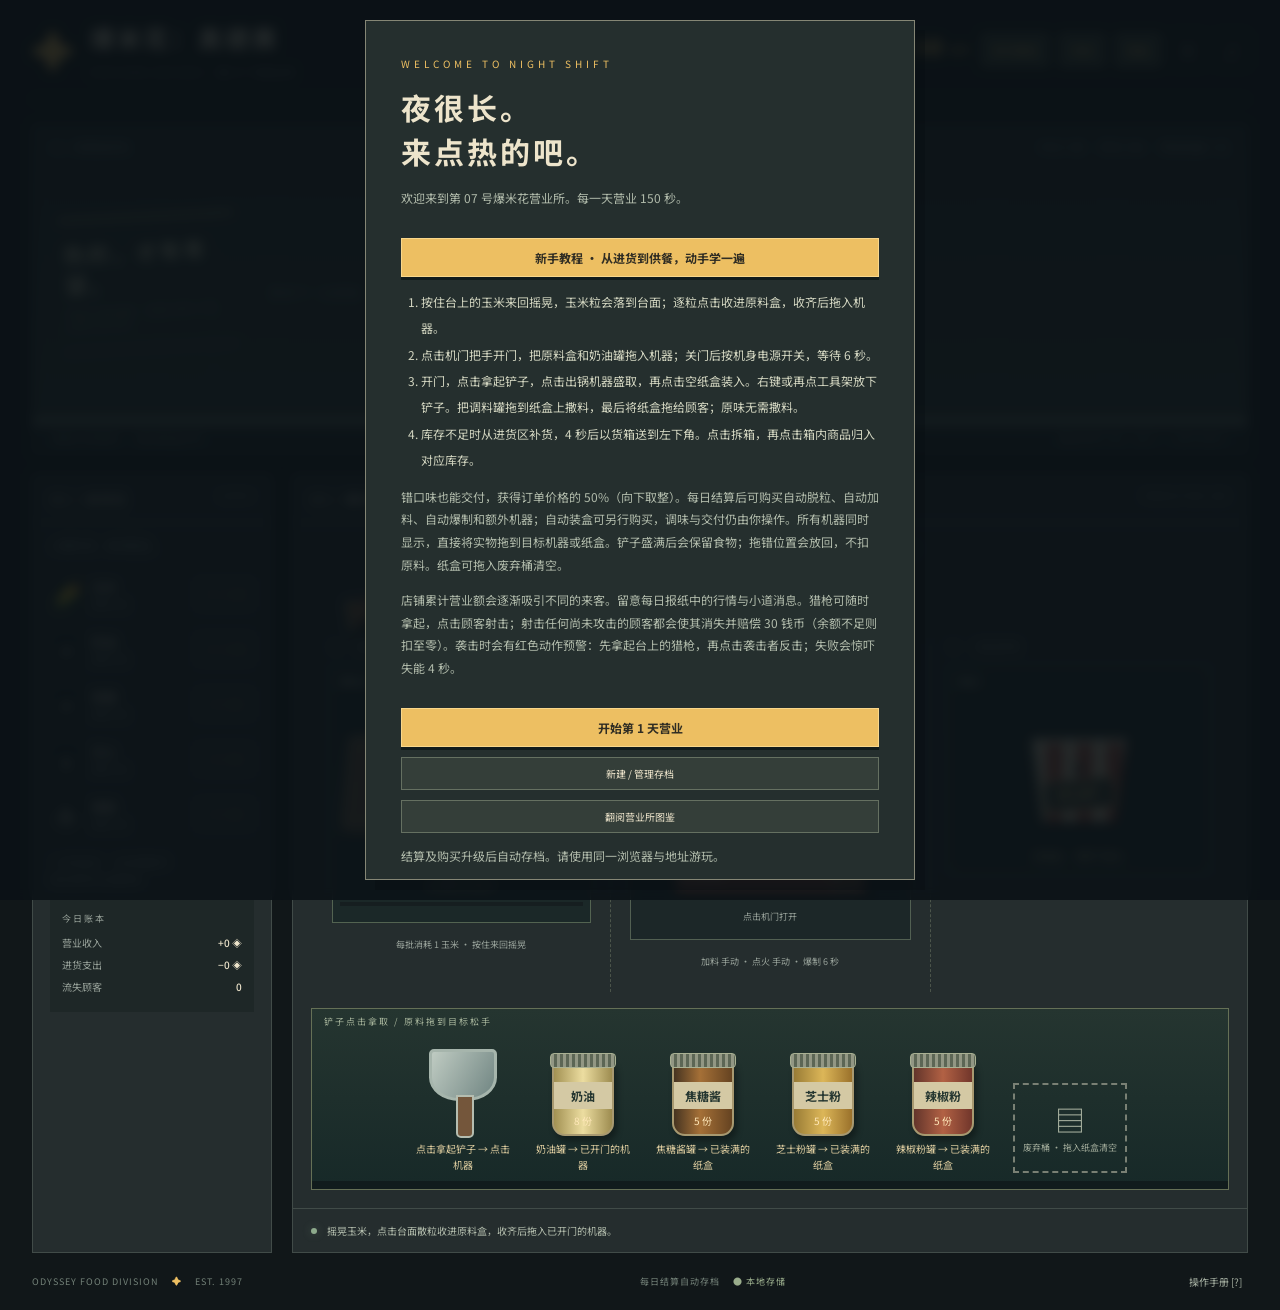
<file: index.html>
<!doctype html>
<html lang="zh-CN">
<head><meta charset="utf-8"><meta name="viewport" content="width=device-width,initial-scale=1"><title>爆米花：奥德赛 · 深夜营业所</title><link rel="stylesheet" href="style.css?v=tutorial-1"></head>
<body>
<div class="app">
 <header><div class="brand"><span class="brand-icon">✦</span><div><h1>爆米花：奥德赛</h1><small>POPCORN ODYSSEY / 第 07 号营业所</small></div></div><div class="shift"><span class="live-dot"></span> NIGHT SHIFT <b id="day">DAY 01</b></div><div class="stats"><span>营业倒计时 <b id="time">02:30</b></span><span class="wallet">◈ <b id="money">60</b><small> 钱币</small></span><button id="tutorial-launch" class="codex-launch">新手教程</button><button id="save-manager" class="codex-launch">存档</button><button id="codex" class="codex-launch">图鉴</button><button id="pause" class="icon-btn" title="暂停营业">Ⅱ</button><button id="sound" class="icon-btn" title="声音开关">♪</button></div></header>
 <main>
  <section id="tutorial-panel" class="tutorial-panel" aria-label="新手教程" hidden></section>
  <section class="customers-zone"><div class="section-caption"><span>01 / 顾客接待区</span><span id="served">今日完成 00 单</span></div><div class="wall-sign"><span>热的，才有希望。</span><small>FRESH POPCORN · OPEN UNTIL THE LIGHTS GO OUT</small></div><div id="customers" class="customers"></div><div class="counter-front"><span>请按订单调味 · 拖动纸盒交付</span><span>营业许可 NO. 007 — ODYSSEY</span></div></section>
  <div class="workspace">
   <aside class="supply panel"><div class="panel-heading"><span>02 / 进货区</span><small>SUPPLY</small></div><p class="muted">小额补货，夜间配送。</p><div id="supplies"></div><div class="delivery-note">↳ 4 秒后送达 · 点击货箱拆开<br>每次进货均从余额扣除</div><div id="delivery-crates" class="delivery-crates" aria-label="到货货箱"></div><div class="ledger"><span>今 日 账 本</span><div>营业收入 <b id="revenue">+0 ◈</b></div><div>进货支出 <b id="expense">−0 ◈</b></div><div>流失顾客 <b id="lost">0</b></div></div></aside>
   <section class="workbench panel"><div class="panel-heading"><span>03 / 爆米花操作台</span><small>PRODUCTION LINE</small></div><div class="steps"><span id="step1">1 脱粒</span><i>→</i><span id="step2">2 爆制</span><i>→</i><span id="step3">3 装盒</span><i>→</i><span id="step4">4 调味交付</span></div><div id="security-rack" class="security-rack"><button id="shotgun" class="shotgun" aria-label="拿起或放下猎枪"><img class="gun-texture" src="hunting-shotgun.svg" alt="" aria-hidden="true" draggable="false"></button></div><div class="stations">
    <div class="station prep"><div class="station-label">A — 原料处理</div><div id="prep-tables" class="worktable-slots"></div><button id="shell" class="action">取玉米 · 开始脱粒</button><p class="hint">每批消耗 1 玉米 · 按住来回摇晃</p></div>
    <div class="station machine-station"><div class="station-label">B — 高温爆制</div><div id="machine-fleet" class="machine-fleet" aria-label="全部爆米花机"></div><div class="machine-actions"><button id="load" class="secondary">倒入玉米</button><button id="butter" class="secondary">＋ 奶油</button></div><button id="cook" class="action">启动爆米花机</button><p id="machine-hint" class="hint">玉米 + 奶油 → 1 份爆米花 · 6 秒</p></div>
    <div class="station packing"><div class="station-label">C — 装盒调味</div><div id="pack-tables" class="worktable-slots"></div><button id="pack" class="action">装入爆米花</button><div class="flavors"><button data-flavor="original"><i>✧</i>原味</button><button data-flavor="caramel"><i>▰</i>焦糖</button><button data-flavor="cheese"><i>◭</i>芝士</button><button data-flavor="chili"><i>♨</i>辣椒</button></div><button id="discard" class="text-btn">清空当前纸盒</button></div>
   </div><div id="physical-tools"></div><div class="work-status"><span class="status-lamp"></span><span id="instruction">营业准备中。每一份热食，都是漫长夜晚的小小慰藉。</span></div></section>
  </div>
 </main><footer><span>ODYSSEY FOOD DIVISION <b>✦</b> EST. 1997</span><span>每日结算自动存档 <span id="save-state">● 本地存储</span></span><button id="help">操作手册 [?]</button></footer>
</div><div id="gun-pointer" hidden aria-hidden="true"><span class="gun-reticle">+</span><img class="gun-texture" src="hunting-shotgun.svg" alt="" aria-hidden="true" draggable="false"><small>已持枪 · 右键放下</small></div><div id="combat-alert" class="combat-alert" role="status"></div><div id="scoop-pointer" hidden aria-hidden="true"></div><div id="object-ghost" hidden aria-hidden="true"></div><div id="toast" role="status"></div><div id="overlay" class="overlay"></div><div id="codex-overlay" class="overlay hidden" role="dialog" aria-modal="true" aria-label="营业所图鉴"></div><script src="catalog-data.js"></script><script src="ui-dom.js?v=scoop-transfer-6"></script><script src="characters.js"></script><script src="interface.js"></script><script src="night-events.js"></script><script src="gun-pointer.js"></script><script src="food-art.js?v=scoop-transfer-6"></script><script src="food-physics.js?v=scoop-transfer-6"></script><script src="food-scenes.js?v=scoop-transfer-6"></script><script src="physical.js?v=scoop-transfer-6"></script><script src="saves.js?v=scoop-transfer-6"></script><script src="tutorial.js?v=1"></script><script src="game.js?v=tutorial-1"></script><script>installPhysicalControls();</script>
</body></html>
</file>
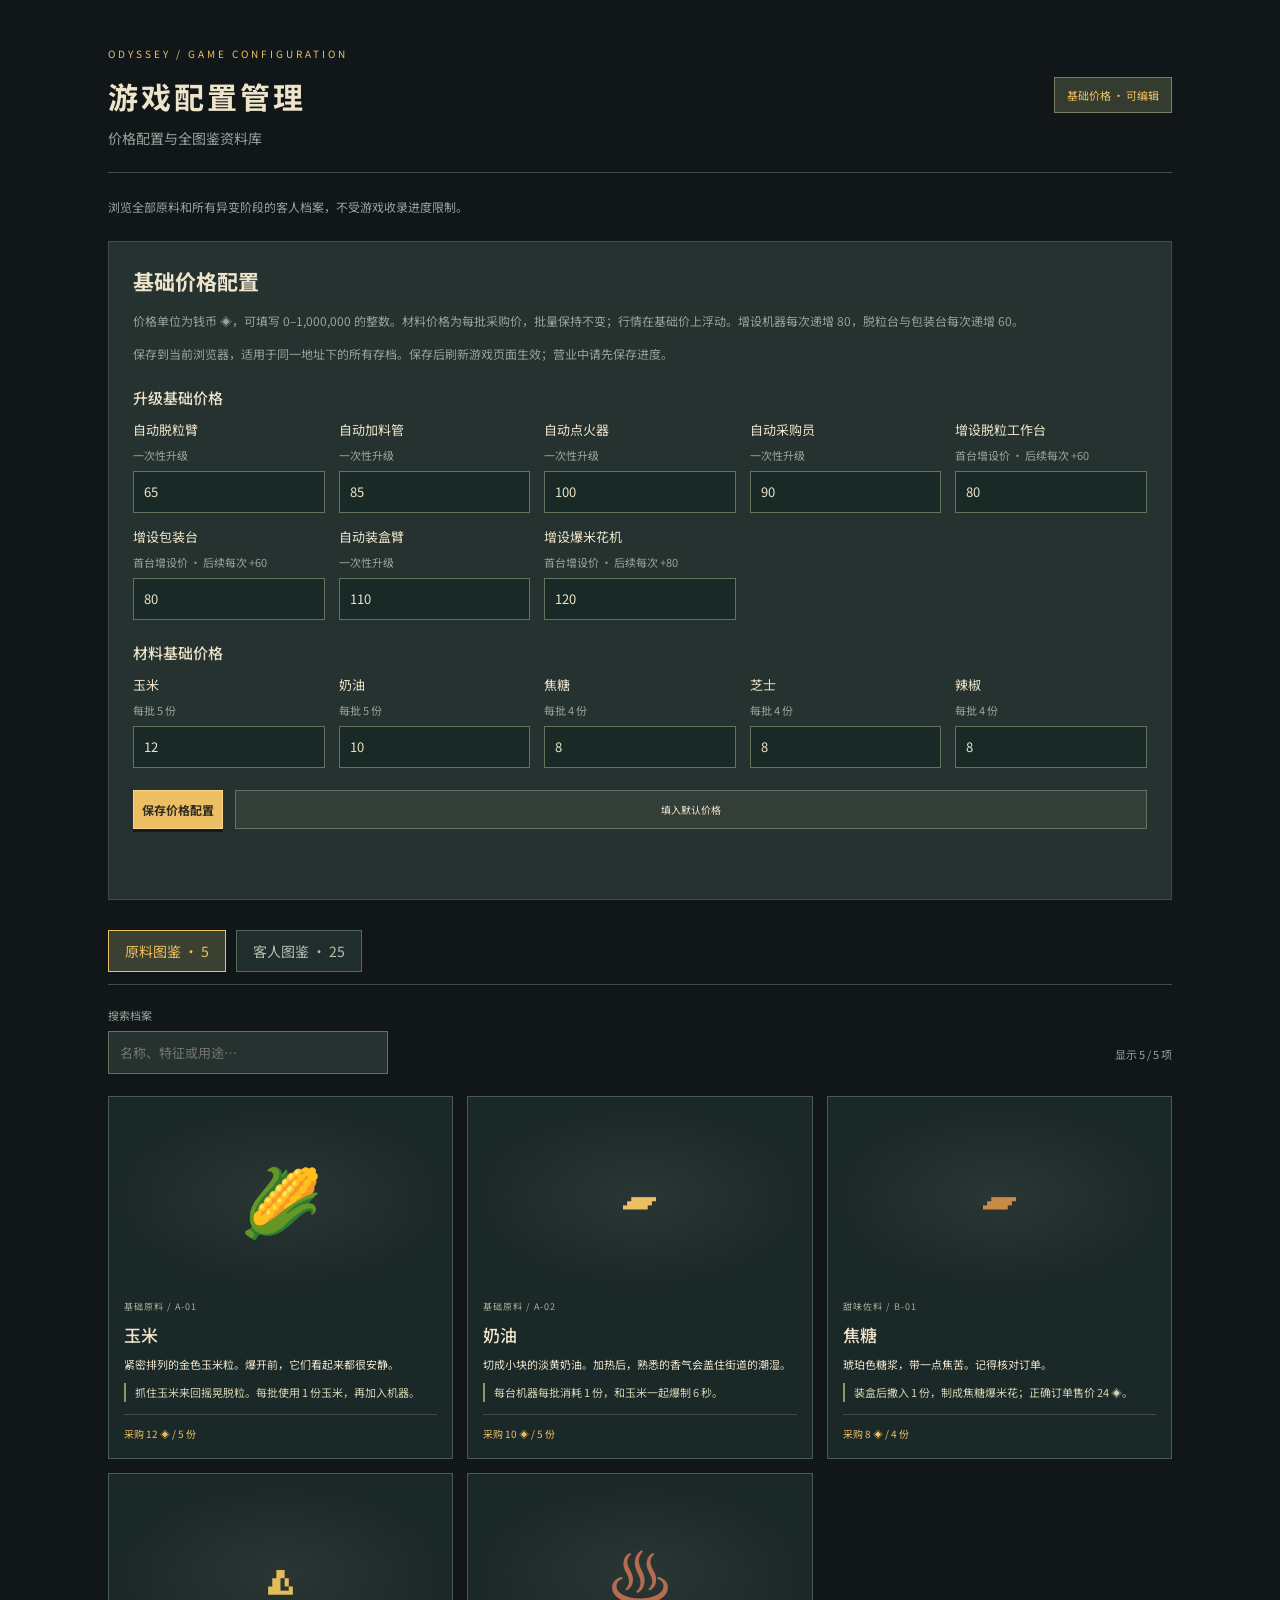
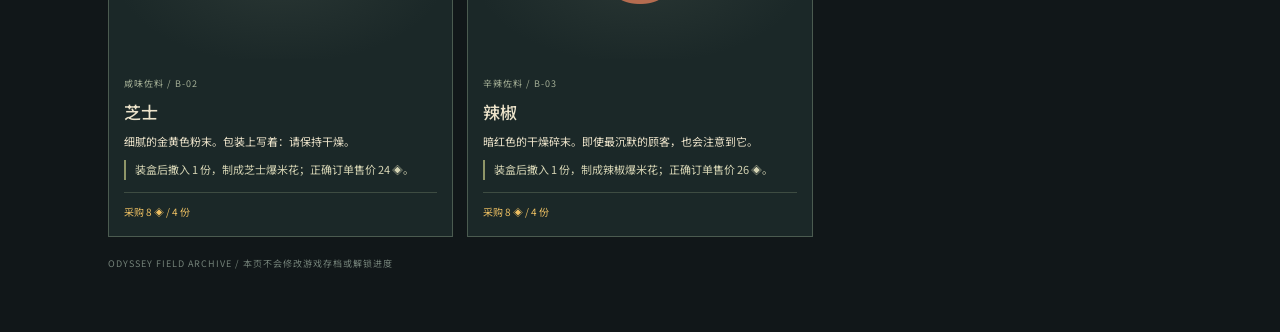
<file: admin.html>
<!doctype html>
<html lang="zh-CN">
<head><meta charset="utf-8"><meta name="viewport" content="width=device-width,initial-scale=1"><title>游戏配置管理 · 爆米花：奥德赛</title><link rel="stylesheet" href="style.css"><link rel="stylesheet" href="admin.css"></head>
<body class="admin-page"><main class="admin-shell">
<div class="admin-title"><div><small class="eyebrow">ODYSSEY / GAME CONFIGURATION</small><h1>游戏配置管理</h1><p>价格配置与全图鉴资料库</p></div><span class="admin-badge">基础价格 · 可编辑</span></div>
<div class="admin-intro">浏览全部原料和所有异变阶段的客人档案，不受游戏收录进度限制。</div>
<section class="price-settings" aria-labelledby="price-heading">
<h2 id="price-heading">基础价格配置</h2>
<p>价格单位为钱币 ◈，可填写 0–1,000,000 的整数。材料价格为每批采购价，批量保持不变；行情在基础价上浮动。增设机器每次递增 80，脱粒台与包装台每次递增 60。</p>
<p>保存到当前浏览器，适用于同一地址下的所有存档。保存后刷新游戏页面生效；营业中请先保存进度。</p>
<form id="price-form"><h3>升级基础价格</h3><div id="upgrade-prices" class="price-grid"></div><h3>材料基础价格</h3><div id="material-prices" class="price-grid"></div>
<div class="price-actions"><button type="submit" class="action">保存价格配置</button><button type="button" id="reset-prices" class="secondary">填入默认价格</button></div>
<p id="price-status" role="status" aria-live="polite"></p></form></section>
<nav class="codex-tabs" aria-label="图鉴分类"><button id="admin-ingredients" class="selected" aria-pressed="true">原料图鉴 · 5</button><button id="admin-guests" aria-pressed="false">客人图鉴 · 25</button></nav>
<div class="admin-filters"><label>搜索档案<input id="admin-search" type="search" placeholder="名称、特征或用途…"></label><label id="stage-filter" hidden>异变阶段<select id="admin-stage"><option value="all">全部阶段</option><option value="0">0 · 普通街坊</option><option value="1">1 · 细微违和</option><option value="2">2 · 异相显露</option><option value="3">3 · 形态分岔</option><option value="4">4 · 非人来客</option></select></label><span id="admin-count" role="status"></span></div>
<div id="admin-catalog" class="encyclopedia-grid"></div>
<footer>ODYSSEY FIELD ARCHIVE / 本页不会修改游戏存档或解锁进度</footer>
</main><script src="catalog-data.js"></script><script src="characters.js"></script><script src="admin.js"></script></body></html>
</file>
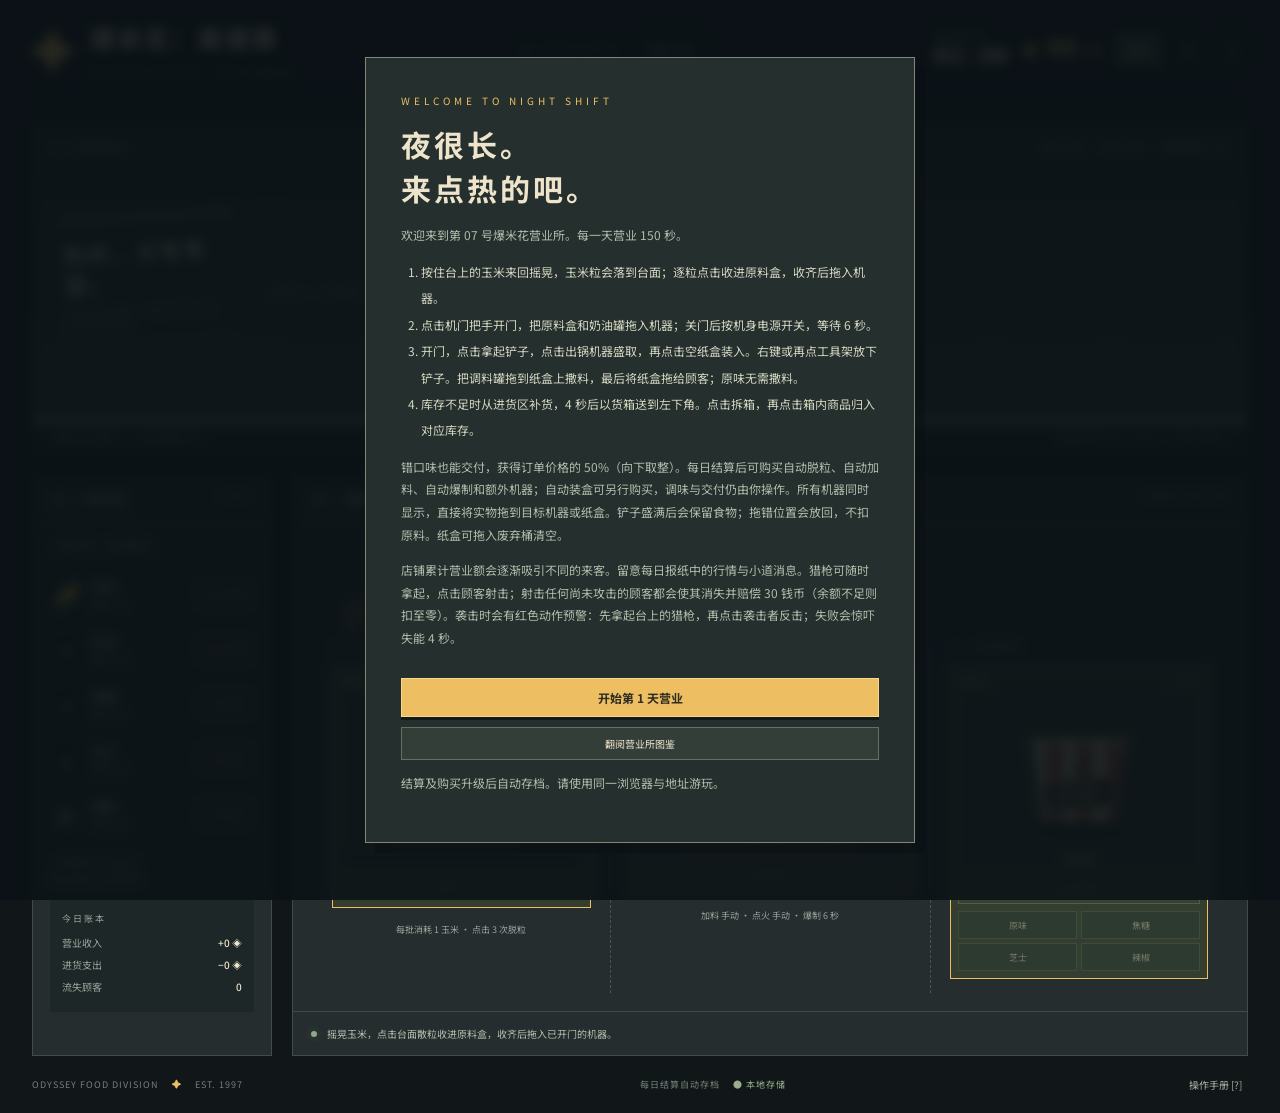
<file: night-shop.html>
<!doctype html>
<html lang="zh-CN">
<head><meta charset="utf-8"><meta name="viewport" content="width=device-width,initial-scale=1"><title>爆米花：奥德赛 · 深夜营业所</title><link rel="stylesheet" href="style.css"></head>
<body>
<div class="app">
 <header><div class="brand"><span class="brand-icon">✦</span><div><h1>爆米花：奥德赛</h1><small>POPCORN ODYSSEY / 第 07 号营业所</small></div></div><div class="shift"><span class="live-dot"></span> NIGHT SHIFT <b id="day">DAY 01</b></div><div class="stats"><span>营业倒计时 <b id="time">02:30</b></span><span class="wallet">◈ <b id="money">60</b><small> 钱币</small></span><button id="codex" class="codex-launch">图鉴</button><button id="pause" class="icon-btn" title="暂停营业">Ⅱ</button><button id="sound" class="icon-btn" title="声音开关">♪</button></div></header>
 <main>
  <section class="customers-zone"><div class="section-caption"><span>01 / 顾客接待区</span><span id="served">今日完成 00 单</span></div><div class="wall-sign"><span>热的，才有希望。</span><small>FRESH POPCORN · OPEN UNTIL THE LIGHTS GO OUT</small></div><div id="customers" class="customers"></div><div class="counter-front"><span>请按订单调味 · 点击顾客交付</span><span>营业许可 NO. 007 — ODYSSEY</span></div></section>
  <div class="workspace">
   <aside class="supply panel"><div class="panel-heading"><span>02 / 进货区</span><small>SUPPLY</small></div><p class="muted">小额补货，夜间配送。</p><div id="supplies"></div><div class="delivery-note">↳ 货物将在 4 秒后送达<br>每次进货均从余额扣除</div><div class="ledger"><span>今 日 账 本</span><div>营业收入 <b id="revenue">+0 ◈</b></div><div>进货支出 <b id="expense">−0 ◈</b></div><div>流失顾客 <b id="lost">0</b></div></div></aside>
   <section class="workbench panel"><div class="panel-heading"><span>03 / 爆米花操作台</span><small>PRODUCTION LINE</small></div><div class="steps"><span id="step1">1 脱粒</span><i>→</i><span id="step2">2 爆制</span><i>→</i><span id="step3">3 装盒</span><i>→</i><span id="step4">4 调味交付</span></div><div id="security-rack" class="security-rack"><button id="shotgun" class="shotgun" aria-label="拿起或放下猎枪"><img class="gun-texture" src="hunting-shotgun.svg" alt="" aria-hidden="true" draggable="false"><span id="gun-label">拿起猎枪</span></button><button id="fire-shotgun" class="secondary">空放一枪</button><span id="security-status">店员值守</span></div><div class="stations">
    <div class="station prep"><div class="station-label">A — 原料处理</div><div id="prep-tables" class="worktable-slots"></div><button id="shell" class="action">取玉米 · 开始脱粒</button><p class="hint">每批消耗 1 玉米 · 点击 3 次脱粒</p></div>
    <div class="station machine-station"><div class="station-label">B — 高温爆制</div><div id="machine-fleet" class="machine-fleet" aria-label="全部爆米花机"></div><div class="machine-actions"><button id="load" class="secondary">倒入玉米</button><button id="butter" class="secondary">＋ 奶油</button></div><button id="cook" class="action">启动爆米花机</button><p id="machine-hint" class="hint">玉米 + 奶油 → 1 份爆米花 · 6 秒</p></div>
    <div class="station packing"><div class="station-label">C — 装盒调味</div><div id="pack-tables" class="worktable-slots"></div><button id="pack" class="action">装入爆米花</button><div class="flavors"><button data-flavor="original"><i>✧</i>原味</button><button data-flavor="caramel"><i>▰</i>焦糖</button><button data-flavor="cheese"><i>◭</i>芝士</button><button data-flavor="chili"><i>♨</i>辣椒</button></div><button id="discard" class="text-btn">清空当前纸盒</button></div>
   </div><div class="work-status"><span class="status-lamp"></span><span id="instruction">营业准备中。每一份热食，都是漫长夜晚的小小慰藉。</span></div></section>
  </div>
 </main><footer><span>ODYSSEY FOOD DIVISION <b>✦</b> EST. 1997</span><span>每日结算自动存档 <span id="save-state">● 本地存储</span></span><button id="help">操作手册 [?]</button></footer>
</div><div id="gun-pointer" hidden aria-hidden="true"><span class="gun-reticle">+</span><img class="gun-texture" src="hunting-shotgun.svg" alt="" aria-hidden="true" draggable="false"><small>已持枪 · 右键放下</small></div><div id="combat-alert" class="combat-alert" role="status"></div><div id="toast" role="status"></div><div id="overlay" class="overlay"></div><div id="codex-overlay" class="overlay hidden" role="dialog" aria-modal="true" aria-label="营业所图鉴"></div><script src="catalog-data.js"></script><script src="ui-dom.js"></script><script src="characters.js"></script><script src="interface.js"></script><script src="night-events.js"></script><script src="gun-pointer.js"></script><script src="game.js"></script>
</body></html>
</file>
<file: style.css>
@import url('https://fonts.googleapis.com/css2?family=Noto+Sans+SC:wght@400;500;700;900&display=swap');
:root{--bg:#161c1e;--panel:#252d2e;--line:#414b48;--cream:#ede4cb;--muted:#99a39b;--yellow:#edbf62;--red:#ad5344;--green:#8daa8c}*{box-sizing:border-box}body{margin:0;background:#111719;color:var(--cream);font-family:'Noto Sans SC','Microsoft YaHei',sans-serif;font-size:14px}.app{max-width:1600px;margin:auto;padding:0 32px}button{font:inherit;cursor:pointer;transition:filter .15s,transform .15s}button:hover:not(:disabled){filter:brightness(1.16);transform:translateY(-1px)}button:disabled{opacity:.35;cursor:not-allowed}header{height:100px;display:flex;align-items:center;justify-content:space-between;border-bottom:1px solid var(--line);gap:20px}.brand{display:flex;align-items:center;gap:14px}.brand-icon{font-size:44px;color:var(--yellow)}h1{font-size:24px;letter-spacing:3px;margin:0 0 5px}.brand small{font-size:9px;letter-spacing:2px;color:var(--muted)}.shift{font-size:10px;letter-spacing:2px;color:var(--muted);display:flex;align-items:center;gap:12px}.shift b{color:var(--cream);border:1px solid var(--line);padding:8px 12px}.live-dot,.status-lamp{display:inline-block;background:var(--green);width:6px;height:6px;border-radius:50%;box-shadow:0 0 10px #8daa8c55}.stats{display:flex;align-items:center;gap:22px}.stats>span{font-size:10px;color:var(--muted)}.stats b{font-family:monospace;font-size:25px;color:var(--cream);display:block}.stats .wallet{display:flex;align-items:center;gap:7px;color:var(--yellow);font-size:20px}.wallet b{color:var(--yellow)}.wallet small{font-size:10px}.icon-btn{background:none;color:var(--cream);border:1px solid var(--line);width:32px;height:32px}.customers-zone{height:302px;position:relative;overflow:hidden;background:repeating-linear-gradient(90deg,transparent 0,transparent 119px,#ffffff03 120px),linear-gradient(#202a2b,#303d3a);border:1px solid var(--line);margin-top:24px}.section-caption{display:flex;justify-content:space-between;padding:14px 18px;font-size:10px;letter-spacing:2px;color:var(--muted)}.wall-sign{position:absolute;left:28px;top:90px;width:175px;transform:rotate(-3deg);border-top:3px solid #9f9d7a;border-bottom:1px solid #9f9d7a;padding:18px 4px;color:#b2b398}.wall-sign span{font-size:21px;font-weight:900;letter-spacing:3px}.wall-sign small{display:block;font-size:7px;margin-top:8px;line-height:1.8;letter-spacing:1px}.customers{display:flex;justify-content:center;gap:36px;height:240px;padding-left:180px}.customer{width:205px;position:relative;cursor:pointer;border:0;background:none;color:var(--cream);padding:0;align-self:stretch}.order{position:relative;background:var(--cream);color:#333a34;padding:11px 13px;text-align:left;box-shadow:4px 4px #0d171733;z-index:3;border-radius:2px}.order:after{content:'';position:absolute;bottom:-8px;left:28px;border-left:8px solid transparent;border-top:9px solid var(--cream)}.order .order-top{display:flex;justify-content:space-between;font-size:9px;color:#767768;margin-bottom:5px}.order strong{font-size:17px;letter-spacing:1px}.order .price{float:right;color:#7f6537;font-size:15px}.patience{height:3px;background:#c5c5b4;margin-top:9px}.patience div{height:100%;background:#748b6b;transition:width .2s}.customer svg{height:161px;width:155px;display:block;margin:0 auto}.customer.deliverable .order{outline:2px solid var(--yellow)}.empty-customer{width:205px;border:1px dashed #ffffff12;margin:35px 0 50px;display:flex;align-items:center;justify-content:center;font-size:11px;color:#7a8780;letter-spacing:2px}.counter-front{position:absolute;bottom:0;left:0;right:0;background:#1b2526;border-top:7px solid #69756a;box-shadow:0 -5px 0 #303a32;height:35px;padding:7px 20px;display:flex;justify-content:space-between;color:#8c998c;font-size:9px;letter-spacing:2px}.workspace{display:grid;grid-template-columns:240px 1fr;gap:20px;margin-top:20px}.panel{border:1px solid var(--line);background:var(--panel)}.panel-heading{display:flex;justify-content:space-between;border-bottom:1px solid var(--line);padding:15px 18px;font-size:12px;letter-spacing:2px}.panel-heading small{font-size:8px;color:var(--muted);letter-spacing:1px}.supply{padding-bottom:14px}.muted{color:var(--muted);font-size:11px;margin:14px 18px}.supply-item{display:flex;align-items:center;gap:10px;padding:10px 17px;border-bottom:1px solid #ffffff06}.supply-icon{width:32px;height:34px;display:grid;place-items:center;font-size:22px;background:#172022;border:1px solid #454b3c}.supply-info{flex:1;font-size:12px}.supply-info small{display:block;font-size:9px;color:var(--muted);margin-top:3px}.buy{background:#343d37;color:var(--yellow);border:1px solid #61624b;font-size:10px;padding:6px 7px;min-width:59px}.delivery-note{font-size:9px;line-height:1.9;color:var(--muted);margin:12px 18px}.ledger{margin:12px 17px 0;background:#1e2727;padding:12px;font-size:10px;color:var(--muted)}.ledger>span{font-size:9px;display:block;margin-bottom:10px}.ledger>div{display:flex;justify-content:space-between;margin:6px 0}.ledger b{color:var(--cream);font-weight:500}.steps{display:flex;justify-content:center;gap:22px;padding:18px 10px;color:#8c9890;font-size:10px}.steps i{font-style:normal;color:#626d63}.steps .active{color:var(--yellow)}.stations{display:grid;grid-template-columns:1fr 1.18fr 1fr;min-height:352px;padding:0 20px}.station{text-align:center;padding:0 19px;min-width:0}.station+.station{border-left:1px dashed #4b544a}.station-label{font-size:9px;letter-spacing:2px;color:#a6aea0;text-align:left}.prep-art{height:176px;position:relative;display:grid;place-items:center}.board{position:absolute;bottom:13px;width:165px;height:53px;background:#665542;border:3px solid #89765a;transform:skewX(-12deg);box-shadow:0 8px #463c31;background-image:repeating-linear-gradient(0deg,transparent 0,transparent 8px,#00000017 9px)}.corn{position:relative;width:55px;height:120px;transform:rotate(29deg);z-index:2;margin-top:5px;filter:drop-shadow(4px 4px 0 #0003)}.kernels{position:absolute;inset:0;border-radius:50% 50% 35% 35%;background:radial-gradient(ellipse,#f0c668 49%,#a88739 55%,transparent 60%) 0 0/12px 14px;background-color:#ccaa50;border:2px solid #c2a051}.leaf{position:absolute;background:#758566;border:2px solid #4b634d;width:28px;height:85px;bottom:-4px}.leaf.left{left:-10px;border-radius:100% 0 0 20%;transform:rotate(-18deg)}.leaf.right{right:-9px;border-radius:0 100% 20% 0;transform:rotate(18deg)}h3{font-size:12px;font-weight:500;margin:10px 0 14px}.progress{height:4px;background:#161e20;margin:0 0 15px}.progress>div{height:100%;background:var(--yellow);transition:width .2s;width:0}.action{background:var(--yellow);border:1px solid #f9d78b;color:#302d23;padding:10px 8px;width:100%;font-weight:700;font-size:12px;box-shadow:0 3px #121b1b}.hint{font-size:9px;line-height:1.7;color:var(--muted);margin-top:12px}.machine{width:190px;max-width:100%;margin:13px auto 15px;filter:drop-shadow(5px 5px 0 #1117)}.machine-roof{height:30px;background:#a95442;border:3px solid #432f28;outline:1px solid #c77759;font-size:9px;font-weight:900;line-height:24px;letter-spacing:1px}.machine-roof span{color:var(--yellow)}.machine-glass{height:126px;position:relative;overflow:hidden;border:7px solid #b77c57;border-top:0;border-bottom:0;background:linear-gradient(115deg,#a9c6b21b 25%,#d8e1cc2a 26%,transparent 29%,transparent 65%,#d8e1cc12 66%,transparent 80%),#182426}.pot{position:absolute;left:23%;top:25px;width:54%;height:35px;background:linear-gradient(90deg,#646b60,#b5b79b,#626d61);border-radius:3px 3px 30px 30px;border-top:6px solid #3b4540;z-index:2}.pot:before{content:'';position:absolute;width:4px;height:27px;background:#9c9e86;top:-31px;left:50%}.machine-base{height:36px;background:#9e5040;border:3px solid #583c2e;display:flex;align-items:center;justify-content:space-around}.machine-base span{width:7px;height:7px;background:#668a6c;border-radius:50%}.machine-base b{font-size:8px;font-weight:500}.machine-base i{font-style:normal;color:#eac979}.popcorn-pile{position:absolute;bottom:0;left:0;right:0;height:0;background:radial-gradient(circle at 7px 6px,#f3dfa0 0 5px,#bfa568 6px,transparent 7px) 0 0/17px 15px;transition:height 1s;z-index:1}.machine.ready .popcorn-pile{height:53px}.machine.cooking .popcorn-pile{height:35px;animation:pop .3s infinite alternate}.machine.cooking .heat-glow{position:absolute;inset:0;box-shadow:inset 0 -20px 40px #f4b54266}.machine.cooking .pot{animation:shake .15s infinite alternate}.machine-actions{display:flex;gap:8px;margin-bottom:10px}.secondary{background:#343e39;color:var(--cream);border:1px solid #657061;padding:8px 4px;font-size:10px;flex:1}.box-scene{height:170px;position:relative;display:grid;place-items:center}.food-box{position:relative;width:95px;height:103px;margin-top:30px;filter:drop-shadow(5px 5px 0 #1115);z-index:2}.carton{position:absolute;inset:20px 0 0;clip-path:polygon(0 0,100% 0,88% 100%,12% 100%);background:repeating-linear-gradient(90deg,#d7ccb0 0,#d7ccb0 15px,#a34e40 15px,#a34e40 30px);border-top:4px solid #ece1c3;color:#f3d480;display:flex;flex-direction:column;align-items:center;justify-content:center}.carton b{background:#283331;border:2px solid #d8be78;padding:2px 10px;transform:rotate(-5deg);font-family:Georgia;font-size:20px}.carton span{color:#2a3935;font-size:16px}.box-popcorn{position:absolute;top:0;width:95px;height:44px;border-radius:60% 60% 0 0;background:radial-gradient(circle,#f5e4b2 0 6px,#c4ac70 7px,transparent 8px) 0 0/17px 16px;opacity:0}.food-box.filled .box-popcorn{opacity:1}.food-box.caramel .box-popcorn{filter:sepia(1) saturate(3)}.food-box.cheese .box-popcorn{filter:sepia(1) saturate(5)}.food-box.chili .box-popcorn{filter:sepia(1) saturate(5) hue-rotate(325deg)}.shelf-shadow{position:absolute;bottom:10px;width:140px;height:16px;border-radius:50%;background:#111a1b66}.flavors{display:grid;grid-template-columns:repeat(4,1fr);gap:5px;margin-top:15px}.flavors button{background:#1e2727;border:1px solid #526052;color:#c5ccb9;font-size:9px;padding:7px 1px}.flavors i{display:block;font-style:normal;font-size:18px;color:var(--yellow);margin-bottom:3px}.flavors button.selected{border-color:var(--yellow);background:#4b4933;color:var(--yellow)}.text-btn{background:none;border:0;color:#8a958b;font-size:9px;margin-top:12px;text-decoration:underline}.work-status{border-top:1px solid var(--line);margin-top:18px;padding:14px 18px;display:flex;align-items:center;gap:10px;font-size:10px;color:#b2bcac}footer{display:flex;align-items:center;justify-content:space-between;color:#738178;font-size:9px;letter-spacing:1px;padding:20px 0}footer b{color:var(--yellow);margin:0 10px}footer button{color:#a5afa1;background:none;border:0;font-size:10px}#save-state{color:#9aad8c;margin-left:10px}#toast{position:fixed;bottom:40px;left:50%;transform:translate(-50%,20px);opacity:0;pointer-events:none;background:var(--cream);color:#303b33;padding:12px 24px;border-left:4px solid var(--yellow);z-index:20;transition:.2s;font-size:13px}#toast.show{opacity:1;transform:translate(-50%,0)}.overlay{position:fixed;inset:0;background:#0b1216df;backdrop-filter:blur(6px);display:grid;place-items:center;z-index:10;padding:20px}.overlay.hidden{display:none}.modal{max-width:550px;width:100%;border:1px solid #858675;background:#252f2e;padding:35px;box-shadow:10px 10px 0 #080e1155}.modal .eyebrow{color:var(--yellow);font-size:10px;letter-spacing:4px}.modal h2{font-size:30px;letter-spacing:3px;margin:14px 0}.modal p{font-size:12px;color:#b1bbab;line-height:1.9}.modal ol{padding-left:20px;color:#d2d5c0;font-size:12px;line-height:2.2}.modal .action{margin-top:16px}.modal .secondary{margin-top:10px;width:100%}.modal .result-row{display:flex;justify-content:space-between;padding:12px 0;border-bottom:1px solid var(--line);color:#bbc6b3}.modal .result-row b{color:var(--yellow)}@keyframes pop{to{transform:translateY(-7px)}}@keyframes shake{to{transform:rotate(3deg)}}@media(min-width:1500px){.customers-zone{height:325px}.customers{height:263px}.customer svg{height:185px}.stations{min-height:390px}.prep-art,.box-scene{height:200px}.machine{margin-top:26px;margin-bottom:25px}.machine-glass{height:140px}}@media(max-width:1100px){.app{padding:0 16px}.shift{display:none}.workspace{grid-template-columns:195px 1fr;gap:12px}.station{padding:0 10px}.stations{padding:0 10px}.wall-sign{display:none}.customers{padding-left:0;gap:20px}.steps{gap:12px}.panel-heading{padding:14px 12px}.panel-heading small{display:none}.supply-item{padding:10px}.stats{gap:12px}}@media(max-width:760px){header{height:85px}.brand-icon{display:none}h1{font-size:17px;letter-spacing:1px}.brand small{font-size:7px;letter-spacing:0}.stats{gap:9px}.stats b{font-size:20px}.stats .wallet small{display:none}.icon-btn{width:26px}.customers{gap:10px;padding:0 10px}.customer{width:31%}.order{padding:9px}.order strong{font-size:12px}.order .price{font-size:11px}.order .order-top{font-size:8px}.customer svg{max-width:100%}.customers-zone{margin-top:14px;height:270px}.workspace{display:flex;flex-direction:column}.supply #supplies{display:flex;flex-wrap:wrap}.supply-item{width:33.33%;padding:9px 7px}.supply-icon{display:none}.supply .muted,.delivery-note,.ledger{display:none}.supply{padding-bottom:0}.stations{min-height:350px;padding:0 5px}.station{padding:0 6px}.station-label{font-size:8px;letter-spacing:0}.prep-art{height:170px}.board{width:90px}.machine{margin-top:28px}.machine-roof{font-size:6px;letter-spacing:0}.machine-glass{height:117px;border-width:4px}.machine-base b{font-size:6px}.machine-actions{gap:4px}.secondary{font-size:9px}.action{font-size:10px;padding:10px 3px}.hint{font-size:8px}.flavors{grid-template-columns:repeat(2,1fr);margin-top:10px}.flavors button{padding:4px}.flavors i{display:inline;font-size:12px;margin-right:3px}h3{font-size:10px}.box-scene{height:175px}.food-box{transform:scale(.85)}.steps{font-size:9px;gap:8px}.work-status{font-size:9px}.counter-front span:last-child{display:none}footer{font-size:8px;letter-spacing:0}footer>span:first-child{display:none}.modal{padding:25px}.empty-customer{width:31%}}

/* After-hours upgrades and production fleet */
.overlay{overflow-y:auto;place-items:safe center}.modal{max-height:calc(100dvh - 40px);overflow-y:auto}.shop-modal{max-width:780px;padding:26px 30px}.shop-modal h2{font-size:25px;margin:10px 0 16px}.daily-summary{display:flex;flex-wrap:wrap;gap:8px 20px;font-size:11px;color:var(--muted);line-height:1.8}.daily-summary b{color:var(--yellow)}.shop-balance{display:flex;align-items:center;justify-content:space-between;border-bottom:1px solid var(--line);padding:15px 0;font-size:12px}.shop-balance b{color:var(--yellow);font:24px monospace}.upgrade-grid{display:grid;grid-template-columns:repeat(2,minmax(0,1fr));gap:12px;margin:15px 0}.upgrade-card{position:relative;background:#1c2727;border:1px solid #48594f;padding:14px}.upgrade-icon{position:absolute;right:13px;top:12px;color:var(--yellow);font-size:24px}.upgrade-card h3{font-size:13px;margin:0 30px 8px 0}.upgrade-card p{font-size:11px;line-height:1.7;min-height:38px;margin:0}.upgrade-card .secondary{margin-top:9px;color:var(--yellow)}.next-night{border-left:3px solid #9c8baf;background:#383444;padding:12px 15px;display:flex;flex-direction:column;gap:6px}.next-night b{color:#d1c2e4;font-size:12px}.next-night span{font-size:10px;color:#b5b0c3}.shop-modal p.save-note{font-size:10px;margin-bottom:0}.shop-modal>.action{margin-top:12px}.machine-fleet{display:flex;gap:8px;margin:0 20px 18px;padding:0 0 12px;border-bottom:1px solid #414b48}.machine-tab{display:flex;align-items:center;gap:8px;background:#1c2829;color:var(--muted);border:1px solid #4a5951;padding:8px 12px;flex:1;min-width:0}.machine-tab b{font-size:10px;white-space:nowrap}.machine-tab small{font-size:9px;margin-left:auto;white-space:nowrap}.machine-tab.selected{border-color:var(--yellow);color:var(--yellow);background:#383d31}.machine-tab.unit-ready .mini-machine{color:#b9dc97;text-shadow:0 0 9px #b9dc9766}.mini-machine{font-size:20px}.customers{justify-content:flex-start;overflow-x:auto;overflow-y:hidden;padding-right:20px;padding-bottom:8px;scrollbar-width:thin;scrollbar-color:#81927a #24302f}.customer,.empty-customer{flex-shrink:0}.discount-delivery .order{outline:2px solid #bb7957}.discount-label{display:block;color:#9e503c;font-size:9px;margin-top:3px}.order .price{float:none;display:block;margin-top:3px}.customers-zone{height:330px}.customers{height:268px}.section-caption{letter-spacing:1px}.order{min-height:87px}.customer svg{height:153px}@media(max-width:1100px){.customers{padding-left:20px}}@media(max-width:760px){.customers-zone{height:315px}.customers{height:252px;gap:10px;padding-left:10px;padding-right:10px}.customer,.empty-customer{width:155px}.section-caption{font-size:9px;gap:12px}.section-caption>span:last-child{text-align:right;max-width:65%}.machine-fleet{margin:0 10px 12px;display:grid;grid-template-columns:repeat(2,minmax(0,1fr))}.machine-tab{padding:6px}.machine-tab small{font-size:8px}.shop-modal{padding:20px}.upgrade-card{padding:10px}.upgrade-card p{font-size:10px;min-height:51px}.upgrade-icon{font-size:18px;right:8px}.upgrade-card h3{font-size:11px;margin-right:20px}.next-night span{line-height:1.6}}@media(max-width:390px){.upgrade-grid{grid-template-columns:1fr}.upgrade-card p{min-height:0}}

/* All machines remain visible; the fleet scales down as it grows. */
.stations{grid-template-columns:minmax(120px,.8fr) minmax(260px,1.8fr) minmax(130px,.85fr)}
.machine-fleet{display:grid;grid-template-columns:repeat(2,minmax(0,1fr));gap:10px;margin:14px 0;padding:0;border:0;align-content:center;min-height:215px}.machine-fleet.fleet-count-1{grid-template-columns:minmax(0,1fr)}.machine-unit{min-width:0;border:1px solid #526052;background:#1c2728;padding:6px}.machine-unit.selected{border-color:var(--yellow);background:#343b31}.machine-select{display:block;width:100%;padding:0;background:none;border:0;color:var(--cream)}.unit-heading{display:flex;justify-content:space-between;align-items:center;font-size:10px;gap:4px}.unit-heading small{font-size:8px;color:var(--muted)}.machine-select .machine{width:170px;max-width:100%;margin:8px auto;filter:drop-shadow(2px 3px 0 #1117)}.machine-select .machine-glass{height:100px}.machine-select .machine-roof{font-size:8px;height:25px;line-height:19px}.machine-select .machine-base{height:28px}.unit-pack{width:100%;border:1px solid #8c9670;color:var(--yellow);background:#3d4737;font-size:10px;padding:6px 2px}.fleet-count-2 .machine{width:140px}.fleet-count-3 .machine,.fleet-count-4 .machine{width:110px;margin:5px auto}.fleet-count-3 .machine-glass,.fleet-count-4 .machine-glass{height:65px;border-width:4px}.fleet-count-3 .machine-roof,.fleet-count-4 .machine-roof{height:20px;line-height:14px;font-size:7px}.fleet-count-3 .machine-base,.fleet-count-4 .machine-base{height:22px}.fleet-count-3 .machine-base b,.fleet-count-4 .machine-base b{font-size:7px}.fleet-count-3 .pot,.fleet-count-4 .pot{top:16px;height:24px}.fleet-count-3 .machine.ready .popcorn-pile,.fleet-count-4 .machine.ready .popcorn-pile{height:27px}.machine-station .machine-actions{margin-top:12px}.machine-unit .machine-select:disabled{opacity:.8}.codex-launch{border:1px solid #9b9b70;background:#354138;color:var(--yellow);padding:7px 10px;font-size:11px;white-space:nowrap}#codex-overlay{z-index:15}.codex-modal{max-width:920px;width:100%}.codex-heading{display:flex;align-items:center;justify-content:space-between;gap:20px}.codex-heading h2{font-size:26px;margin:10px 0 18px}.codex-heading .secondary{width:auto;flex:none;margin:0;padding:9px 15px}.codex-tabs{display:flex;gap:10px;border-bottom:1px solid var(--line);padding-bottom:12px}.codex-tabs button{border:1px solid #56665b;background:#202d2d;color:#b6c0ae;padding:10px 16px}.codex-tabs button.selected{border-color:var(--yellow);color:var(--yellow);background:#3a4131}.codex-note{font-size:10px!important}.encyclopedia-grid{display:grid;grid-template-columns:repeat(3,minmax(0,1fr));gap:14px}.encyclopedia-entry{padding:15px;border:1px solid #4b5b50;background:#1b2828;min-width:0}.encyclopedia-entry>small{font-size:9px;color:#a4af96;letter-spacing:1px}.encyclopedia-entry h3{font-size:15px;margin:8px 0}.encyclopedia-entry p{font-size:11px;line-height:1.8;margin:8px 0}.entry-rule{color:#d4d3b3!important;border-left:2px solid #8e9568;padding-left:9px}.entry-metrics{font-size:10px;line-height:1.8;color:var(--yellow);border-top:1px solid #3e4c42;padding-top:10px;margin-top:12px}.specimen{height:130px;display:flex;align-items:center;justify-content:center;background:radial-gradient(ellipse,#66736530,transparent 75%);margin-bottom:12px;overflow:hidden}.specimen svg{height:150px;width:130px}.ingredient-entry .specimen{font-size:66px;color:var(--yellow)}.ingredient-caramel{color:#c98a47!important}.ingredient-cheese{color:#e2bc58!important}.ingredient-chili{color:#b56c50!important}.unknown-portrait{font:60px Georgia;color:#64716a;border:1px dashed #58645a;border-radius:45% 45% 20% 20%;padding:20px 34px}.entry-locked{background:#20292a;border-style:dashed}.entry-locked h3,.entry-locked p{color:#829188!important}@media(max-width:1100px){.stations{grid-template-columns:minmax(110px,.8fr) minmax(225px,1.6fr) minmax(120px,.9fr)}.station{padding:0 8px}.stats{gap:8px}}@media(max-width:760px){.stations{display:grid;grid-template-columns:1fr 1fr;gap:18px 0}.machine-station{grid-column:1/-1;grid-row:1;border-left:0!important;border-bottom:1px dashed #4b544a;padding-bottom:15px}.machine-station .station-label{text-align:center}.prep{grid-column:1;grid-row:2}.packing{grid-column:2;grid-row:2}.machine-fleet{min-height:0;margin:12px 0}.machine-fleet.fleet-count-1{max-width:220px;margin:12px auto}.fleet-count-2{max-width:380px;margin:12px auto}.fleet-count-3,.fleet-count-4{grid-template-columns:repeat(2,minmax(0,1fr));max-width:400px;margin:12px auto}.machine-station>.action,.machine-station>.machine-actions{max-width:400px;margin-left:auto;margin-right:auto}.machine-station .machine-hint{margin-bottom:0}.machine-unit{padding:7px}.unit-pack{min-height:32px}.codex-modal{padding:20px}.encyclopedia-grid{grid-template-columns:repeat(2,minmax(0,1fr));gap:10px}.encyclopedia-entry{padding:10px}.codex-tabs button{padding:8px 10px;font-size:11px}.specimen{height:110px}.codex-launch{padding:6px}.stats{gap:5px}.brand small{max-width:125px;display:block}header{gap:8px}h1{font-size:14px}.stats b{font-size:17px}.stats>span{font-size:8px}}@media(max-width:390px){.encyclopedia-grid{grid-template-columns:1fr}.codex-heading h2{font-size:22px}.stats .wallet{gap:3px}.brand small{font-size:6px}.codex-launch{font-size:10px}}

/* Preserve hit targets while timers update and while hovering. */
button:hover:not(:disabled){transform:none}.worktable-slots{display:grid;grid-template-columns:repeat(2,minmax(0,1fr));gap:5px;margin:12px 0}.table-slot{border:1px solid #536351;background:#1d2b2b;color:#bfc6b4;padding:7px 3px;font-size:9px;min-width:0;min-height:40px}.table-slot small{display:block;font-size:8px;margin-top:4px;color:var(--muted)}.table-slot.selected{border-color:var(--yellow);color:var(--yellow);background:#3a4233}.unit-pack,.table-slot,.buy,.machine-select{touch-action:manipulation}

/* Every workstation has its own complete illustration and controls. */
.stations{grid-template-columns:minmax(0,1fr) minmax(0,1.08fr) minmax(0,1fr)}.worktable-fleet{display:grid;grid-template-columns:repeat(2,minmax(0,1fr));gap:8px;margin:14px 0}.worktable-fleet.table-count-1{grid-template-columns:minmax(0,1fr)}.worktable-unit{min-width:0;padding:7px;border:1px solid #536351;background:#1b2828}.worktable-unit.selected{border-color:var(--yellow);background:#333e31}.table-select{display:block;width:100%;padding:0;border:0;background:none;color:var(--cream)}.table-select:disabled{opacity:.8}.worktable-unit .prep-art{height:110px}.worktable-unit .corn{transform:rotate(29deg) scale(.65);margin-top:-16px}.worktable-unit .board{width:90%;max-width:130px;height:35px;bottom:9px}.shelled-grains{position:absolute;bottom:12px;right:12%;color:#efc05e;font-size:20px;line-height:.55;letter-spacing:3px;transform:rotate(-8deg);z-index:3;text-shadow:1px 2px #92733c}.worktable-unit .progress{margin:9px 0}.worktable-unit .box-scene{height:113px}.worktable-unit .food-box{transform:scale(.7);margin-top:5px}.worktable-unit .shelf-shadow{max-width:90%;width:110px;bottom:8px}.box-state{display:block;font-size:10px;margin:3px 0 8px;min-height:15px}.table-flavors{display:grid;grid-template-columns:repeat(2,minmax(0,1fr));gap:4px;margin-top:7px}.table-flavors button{font-size:9px;padding:6px 1px;min-height:28px;background:#24332f;color:var(--cream);border:1px solid #59674f}.table-flavors button.selected{color:var(--yellow);border-color:var(--yellow)}.table-count-1 .prep-art{height:160px}.table-count-1 .corn{transform:rotate(29deg) scale(.95);margin-top:5px}.table-count-1 .box-scene{height:160px}.table-count-1 .food-box{transform:scale(1)}.table-count-3 .prep-art,.table-count-4 .prep-art{height:90px}.table-count-3 .corn,.table-count-4 .corn{transform:rotate(29deg) scale(.5);margin-top:-25px}.table-count-3 .box-scene,.table-count-4 .box-scene{height:90px}.table-count-3 .food-box,.table-count-4 .food-box{transform:scale(.58);margin-top:-10px}.worktable-unit .unit-heading{font-size:9px;flex-wrap:wrap}.worktable-unit .unit-heading small{font-size:8px}.worktable-unit .unit-pack{font-size:9px;min-height:30px}@media(max-width:1100px) and (min-width:761px){.station{padding:0 5px}.worktable-fleet{gap:5px}.worktable-unit{padding:5px}.worktable-unit .unit-heading small{font-size:7px}.worktable-unit .unit-pack{font-size:8px}}@media(max-width:760px){.stations{grid-template-columns:1fr 1fr}.worktable-unit{padding:5px}.worktable-fleet{gap:5px}.table-flavors button{font-size:8px}.worktable-unit .unit-heading small{display:block}.worktable-unit .prep-art{height:90px}.worktable-unit .corn{transform:rotate(29deg) scale(.5)}.worktable-unit .food-box{transform:scale(.55)}.worktable-unit .box-scene{height:90px}.table-count-1 .prep-art,.table-count-1 .box-scene{height:140px}.table-count-1 .corn{transform:rotate(29deg) scale(.85)}.table-count-1 .food-box{transform:scale(.9)}}

.security-rack{display:flex;align-items:center;gap:18px;padding:10px 20px;margin:0 18px 15px;border:1px solid #687258;background:#182526;position:sticky;top:0;z-index:5}.shotgun{display:flex;align-items:center;gap:10px;background:#394137;color:var(--cream);border:1px solid #8a9375;padding:5px 12px;flex-shrink:0}.shotgun .gun-texture{width:145px;height:40px}.shotgun span{font-size:11px}.shotgun.armed{border-color:var(--yellow);color:var(--yellow);background:#5a5031}.security-rack>span{font-size:11px;color:#b8c1ad}.security-rack.danger{border-color:#d47f60;background:#3d2d29}.customer.attacking{z-index:4}.customer.attacking .order{background:#e1ad8a;outline:3px solid #c05c46}.customer.attacking svg{animation:attack-windup .24s ease-in-out infinite alternate;filter:drop-shadow(0 0 7px #df785477)}.attack-caption{position:absolute;bottom:22px;left:0;right:0;background:#813f30;color:#ffe4b4;font-size:11px;padding:6px;pointer-events:none}.combat-alert{position:fixed;inset:0;pointer-events:none;z-index:8;display:grid;place-items:center;font-size:24px;font-weight:900;color:#f5d6b8;letter-spacing:3px}.combat-alert.stunned{background:#46281e33;box-shadow:inset 0 0 100px #902f3466;text-shadow:0 2px 6px #111}.combat-alert.shot{background:#fff2cc77}.newspaper{color:#303530;background:#dfdac5;padding:24px;border:5px double #586052;font-family:Georgia,'Microsoft YaHei',serif}.newspaper h2{font-size:42px;text-align:center;letter-spacing:12px;margin:12px 0;color:#293d37}.paper-meta{text-align:center;font-size:10px;letter-spacing:2px}.paper-rule{text-align:center;border-top:3px solid #455344;border-bottom:1px solid #455344;padding:8px;font-size:11px}.newspaper article{border-bottom:1px solid #8b917b;padding:17px 0}.newspaper article small{color:#65715c;font-size:10px}.newspaper article h3{font-size:20px;text-align:left;font-weight:900;margin:9px 0}.newspaper article p{color:#4e5b4b;font-size:13px;line-height:1.9}.newspaper article b{font-size:12px}.newspaper .paper-rumour{background:#cbcdb7;padding:13px;margin-top:15px;border:0}.newspaper .paper-footnote{font-size:10px;color:#5c6b55}.newspaper .action{background:#354a3d;color:#e9dfb9;border-color:#637355}@keyframes attack-windup{from{transform:translateY(0) rotate(-3deg) scale(1.02)}to{transform:translateY(-8px) rotate(3deg) scale(1.1)}}@media(max-width:760px){.security-rack{padding:8px;margin:0 9px 12px;gap:9px;flex-wrap:wrap}.shotgun .gun-texture{width:105px}.security-rack>span{font-size:10px}.newspaper{padding:14px;border-width:3px}.newspaper h2{font-size:30px;letter-spacing:6px}.newspaper article h3{font-size:17px}.newspaper article p{font-size:12px}.combat-alert{font-size:17px}}
.customer.attacking .patience{background:#875944}.combat-paused .customer.attacking svg{animation-play-state:paused}
.security-rack #fire-shotgun{flex:none;margin:0;min-height:36px;padding:8px 12px;white-space:nowrap}.security-rack #security-status{flex:1;min-width:140px}

#gun-pointer{position:fixed;z-index:30;pointer-events:none;width:175px;height:70px;filter:drop-shadow(2px 4px 3px #0009)}#gun-pointer[hidden]{display:none}#gun-pointer .gun-texture{position:absolute;width:165px;height:42px;left:-175px;top:-20px;transform:none}#gun-pointer .gun-reticle{position:absolute;left:-7px;top:-13px;color:#ffe2a0;font:24px monospace;text-shadow:0 1px 3px #000}#gun-pointer small{position:absolute;top:30px;left:-165px;white-space:nowrap;color:#f6dfb0;background:#1b282ae6;padding:3px 6px;font-size:9px}
/* Physical production: the only clickable production controls are machine hardware. */
#shell,#load,#butter,#cook,#pack,#discard,.packing>.flavors,.machine-actions{display:none!important}
.physical-object{position:relative;cursor:grab;touch-action:none;user-select:none;text-align:center;color:var(--cream)}
.physical-object:active{cursor:grabbing}.physical-object>small{display:block;font-size:10px;line-height:1.6;color:#dccb9e}.physical-object:hover{filter:brightness(1.15)}
.prep-art>.physical-object{height:100%;z-index:4}.prep-art>.physical-object>small{position:absolute;bottom:0;width:100%;background:#192727dd}.grain-bowl{position:relative;top:30px;margin:auto;width:95px;height:72px;background:linear-gradient(#d7b660 0 35%,#798b85 36%,#344d4b);border:3px solid #a6b5a0;border-radius:15% 15% 45% 45%;color:#f5d475;font:bold 25px/17px Georgia;padding-top:8px;box-shadow:0 8px 12px #0004}
.machine-glass{position:relative;overflow:visible}.glass-door{position:absolute;inset:0;z-index:4;width:100%;background:linear-gradient(115deg,#c1e0d71c,#bfd9d705);border:3px solid #89917a;transform-origin:left;transition:transform .2s;background-color:#111b211f}.glass-door span{position:absolute;right:3px;top:40%;padding:10px 4px;background:#b7ab80;color:#273a37;box-shadow:2px 2px 2px #0008}.door-open .glass-door{transform:perspective(300px) rotateY(-72deg);background:#8ea09942}.ingredient-status{position:absolute;top:10px;left:7px;color:#f4d580;font-size:10px;z-index:2;pointer-events:none}.machine-base{display:flex;align-items:center;justify-content:space-between;gap:4px}.machine-base b{font-size:9px}.power-switch{border-radius:50%;background:#819361;border:2px solid #bac795;color:#172a23;width:32px;height:32px;font-size:21px;flex-shrink:0}.power-switch:disabled{opacity:.4}
.tool-shelf{display:flex;align-items:flex-end;justify-content:center;flex-wrap:wrap;gap:20px;padding:25px 18px 16px;margin:16px 18px;border:1px solid #657056;background:linear-gradient(#253530,#172928);position:relative;box-shadow:inset 0 -8px #111c1d}.tool-caption{position:absolute;left:12px;top:6px;color:#a5b39a;font-size:9px;letter-spacing:2px}.tool-shelf>.physical-object{width:100px}.jar-art{position:relative;margin:12px auto 5px;width:62px;height:76px;border:2px solid #a89970;border-radius:7px 7px 13px 13px;background:linear-gradient(90deg,#463421,#a57037 45%,#654321);box-shadow:3px 5px 6px #0005;padding-top:20px}.jar-art i{position:absolute;left:-4px;right:-4px;top:-9px;height:15px;border-radius:4px;background:repeating-linear-gradient(90deg,#929784 0 3px,#5c6655 3px 6px);border:1px solid #a9b193}.jar-art b{display:block;font-size:12px;color:#263731;background:#d4c9a4;padding:5px 0}.jar-art span{font-size:10px;color:#ffe8b9}.jar-butter{background:linear-gradient(90deg,#a29153,#ecdda0,#9d8c50)}.jar-cheese{background:linear-gradient(90deg,#997c36,#dcb658,#9a712b)}.jar-chili{background:linear-gradient(90deg,#63352b,#b26144,#71362b)}.scoop-art{width:68px;height:52px;background:linear-gradient(120deg,#bfcbc2,#708582);border:3px solid #a6b5ac;border-radius:5px 5px 45% 45%;position:relative;margin:15px auto 40px;color:#ffdd9b;font-size:22px;text-shadow:1px 2px #9b783a}.scoop-art:after{content:'';position:absolute;top:43px;left:24px;width:14px;height:39px;border:2px solid #b5bdb0;background:#74563b;border-radius:0 0 5px 5px}.waste-bin{border:2px dashed #798074;padding:12px 8px;color:#a0aa99;font-size:30px;text-align:center;min-height:90px}.waste-bin small{display:block;font-size:9px}.drop-highlight{outline:3px solid #f2d17a!important;box-shadow:0 0 22px #f0c77255!important}
.object-ghost{position:fixed;z-index:40;pointer-events:none;transform:translate(-50%,-50%) rotate(-12deg);width:120px;filter:drop-shadow(5px 10px 5px #0009);text-align:center}.object-ghost[hidden]{display:none}.object-ghost>small{display:none}.object-ghost.cob{height:140px}.object-ghost .corn{transform:rotate(29deg) scale(.8)}.object-ghost .food-box{transform:scale(.75)}.object-ghost .box-scene{height:140px}.object-ghost .grain-bowl{top:0}.object-ghost.jar{transform:translate(-50%,-50%) rotate(-35deg)}
@media(max-width:760px){.tool-shelf{gap:12px;margin:12px 8px}.tool-shelf>.physical-object{width:80px}.physical-object>small{font-size:9px}.grain-bowl{width:70px;height:60px;top:15px}.glass-door span{padding:12px 5px}.physical-object.box{min-height:110px}}
.scoop-reserved .popcorn-pile{opacity:0!important}.physical-object.box .box-popcorn{pointer-events:none}.physical-object.box .box-scene{pointer-events:none}
#scoop-pointer{position:fixed;z-index:35;pointer-events:none;width:100px;transform:translate(-32px,-28px) rotate(-18deg);filter:drop-shadow(4px 6px 4px #0009)}#scoop-pointer[hidden]{display:none}#scoop-pointer small{display:block;white-space:nowrap;font-size:10px;background:#172828eb;color:#f7ddb3;padding:5px;transform:rotate(18deg)}#scoop-pointer .scoop-art{margin:0 auto 42px}.save-create{display:flex;gap:12px;align-items:center;margin:18px 0}.save-create .secondary{width:auto;margin:0;white-space:nowrap}.save-create input,#rename-value{min-width:0;flex:1;padding:12px;background:#172828;color:var(--cream);border:1px solid #71806c;font:inherit}.save-list{display:grid;gap:10px;max-height:45vh;overflow:auto}.save-card{display:flex;justify-content:space-between;gap:14px;padding:16px;border:1px solid #5b6a54;background:#1b2b29}.save-card p{margin:7px 0!important;font-size:11px!important}.save-current{color:var(--yellow);border:1px solid #8d9064;padding:2px 5px;font-size:10px;margin-left:10px}.save-actions{display:flex;align-items:center;gap:7px}.save-actions button{padding:8px;background:#354637;border:1px solid #7c8764;color:var(--cream)}@media(max-width:600px){.save-card{flex-direction:column}.save-create{flex-wrap:wrap}.save-create input{width:100%}.save-actions button{flex:1}}
/* Tactile workstation: stable doors, visible ingredients and unpackable stock. */
.collecting-prep{isolation:isolate;min-height:205px!important}
.collecting-prep>.cob{height:125px;max-width:100%;z-index:2}
.collecting-prep>.cob>small{bottom:10px;font-size:9px}
.collecting-prep .corn{margin-top:-12px;transform:rotate(29deg) scale(.65)}
.collecting-prep .board{bottom:65px;width:96%;height:52px;max-width:none}
.grain-tray{position:absolute;bottom:0;left:0;right:0;z-index:3;text-align:center}
.grain-tray .grain-bowl{top:0;width:74px;height:40px;padding:0 7px;font-size:22px;line-height:16px;border-radius:4px 4px 18px 18px;background:linear-gradient(#314744 0 30%,#82968b 32%,#344d4b);overflow:hidden}
.grain-tray small{font-size:9px;color:#dccb9e}
.loose-kernel{position:absolute;left:var(--gx);bottom:calc(65px + var(--gy));width:30px;height:30px;padding:6px;border:0;background:transparent;z-index:5;touch-action:manipulation;animation:kernel-fall .45s cubic-bezier(.25,.65,.4,1.2) both}
.loose-kernel i{display:block;width:13px;height:17px;border-radius:45% 45% 35% 35%;background:linear-gradient(120deg,#ffe99b,#d8a032);box-shadow:2px 3px 2px #0006;transform:rotate(var(--r))}
.loose-kernel:hover i{filter:brightness(1.3);scale:1.2}.loose-kernel:active{scale:.85}
@keyframes kernel-fall{from{translate:0 -75px;opacity:0}70%{translate:0 3px;opacity:1}to{translate:0 0}}
.machine-unit{position:relative;overflow:hidden;overflow:clip}.machine{overflow:visible}.machine-glass{perspective:600px}
.glass-door{transition:transform .48s cubic-bezier(.2,.7,.2,1);backface-visibility:visible;transform-style:preserve-3d}
.door-open .glass-door{transform:rotateY(-155deg);background:#9eb9ab28}
.door-open{z-index:2}.glass-door span{backface-visibility:visible}.glass-door:focus-visible,.shotgun:focus-visible{outline:2px solid #f5d989;outline-offset:4px}
.machine-ingredients{position:absolute;inset:0;overflow:hidden;pointer-events:none;z-index:3}
.pot-kernel{position:absolute;left:var(--x);bottom:39%;width:7px;height:9px;border-radius:45%;background:#eac166;box-shadow:1px 2px #9a682a;transition:background .4s}
.butter-piece{position:absolute;left:51%;bottom:41%;width:24px;height:14px;border-radius:3px;background:linear-gradient(135deg,#fff1b8,#e9c86c);box-shadow:3px 3px #ac8c43;transform:rotate(-12deg)}
.pour-grains .pot-kernel{animation:ingredient-pour .7s var(--delay) backwards}
.pour-butter .butter-piece{animation:butter-pour .8s both}
.popping .pot-kernel{background:#fff0bb;width:11px;height:11px;border-radius:40%;box-shadow:3px 0 #fff0bb,-2px -3px #f1d697;animation:kernel-pop .7s var(--delay) infinite}
.popping .butter-piece{animation:butter-melt 1.5s forwards}.finished .pot-kernel,.finished .butter-piece{visibility:hidden}
.steam{position:absolute;top:0;left:24%;color:#ece5c277;font-size:25px;letter-spacing:5px;opacity:0}
.popping .steam{animation:steam-rise 1.6s infinite}
@keyframes ingredient-pour{from{transform:translate(-22px,-110px) rotate(-150deg)}70%{transform:translate(0,4px) rotate(20deg)}to{transform:translate(0,0)}}
@keyframes butter-pour{from{transform:translate(28px,-100px) rotate(100deg)}75%{transform:translate(0,3px) rotate(-12deg)}to{transform:rotate(-12deg)}}
@keyframes butter-melt{to{transform:scale(2,.15);opacity:0}}
@keyframes kernel-pop{0%,100%{transform:translateY(0) scale(.65)}48%{transform:translateY(calc(-1 * var(--jump))) rotate(155deg) scale(1.1)}}
@keyframes steam-rise{from{translate:0 25px;opacity:0}50%{opacity:.6}to{translate:0 -15px;opacity:0}}
.delivery-crates{display:flex;flex-direction:column-reverse;align-items:center;gap:0;padding:22px 10px 10px;min-height:35px}
.delivery-crates:empty{display:none}.delivery-crate{position:relative;width:148px;height:85px;flex:none;filter:drop-shadow(4px 6px 3px #0005);animation:crate-arrive .4s ease-out}
.delivery-crate:nth-child(even){translate:9px 0;rotate:2deg}.crate-lid{position:absolute;inset:0 0 22px;border:2px solid #b69c6c;background:linear-gradient(90deg,#8d6b45 43%,#c6af7d 44% 55%,#8d6b45 56%);color:#f5e3b8;z-index:2;transform-origin:top;transition:transform .35s}
.crate-lid span{background:#534631dd;padding:3px 8px;font-size:12px}.crate-lid small{display:block;margin-top:8px;font-size:9px}.crate-front{position:absolute;bottom:0;left:0;right:0;height:26px;border:2px solid #b69c6c;background:#785938;color:#e5c996;padding:3px 9px;font-size:10px;z-index:3}.crate-front span{float:right}
.opened{height:115px;margin-top:24px}.opened .crate-lid{transform:perspective(300px) rotateX(145deg);height:38px;opacity:1}.opened .crate-lid small{visibility:hidden}.crate-contents{position:absolute;inset:0 2px 20px;background:#403326;border:5px solid #8d6b45}.crate-goods{width:100%;height:100%;background:none;border:0;color:#f4d280;font-size:32px;animation:goods-rise .35s ease-out}.crate-goods small{display:block;font-size:10px;color:#efdfba}.crate-goods:hover{filter:brightness(1.2)}
@keyframes crate-arrive{from{transform:translateX(-35px);opacity:0}to{transform:translateX(0);opacity:1}}@keyframes goods-rise{from{transform:translateY(12px);opacity:0}to{transform:translateY(0);opacity:1}}
.security-rack,.security-rack.danger{position:relative;top:auto;border:0;background:none;box-shadow:none;padding:0 24px;margin:0 18px 8px;min-height:58px;z-index:3}
.shotgun,.shotgun.armed{border:0;background:none;padding:0 8px;box-shadow:none;transform:rotate(-5deg);filter:drop-shadow(4px 7px 3px #0008);transition:transform .22s,opacity .2s}
.gun-texture{object-fit:contain;user-select:none}.shotgun .gun-texture{width:190px;height:52px}.shotgun:hover{transform:translateY(-4px) rotate(-2deg)}.shotgun.armed{opacity:.18;transform:translateY(-8px) rotate(-12deg)}.shotgun.reloading{animation:gun-settle .35s ease-out}.shotgun:disabled{opacity:.5}
@keyframes gun-settle{from{transform:translateY(-15px) rotate(-14deg)}to{transform:rotate(-5deg)}}
@media(max-width:760px){.delivery-crates{flex-direction:row;flex-wrap:wrap;justify-content:flex-start;align-items:flex-end;gap:8px}.delivery-crate{width:130px}.delivery-crate:nth-child(even){translate:0 0}.security-rack{padding:0 12px;margin:0 8px}.shotgun .gun-texture{width:160px}}
@media(prefers-reduced-motion:reduce){.loose-kernel,.pot-kernel,.butter-piece,.steam,.delivery-crate,.crate-goods,.shotgun{animation-duration:.01ms!important;animation-iteration-count:1!important}.glass-door,.crate-lid{transition-duration:.01ms}}

.prep-art>.grain-tray.physical-object{height:auto;z-index:3}
.prep-art>.grain-tray.physical-object>small{position:static;background:none}
.door-open .glass-door{pointer-events:none}.door-open .glass-door span{pointer-events:auto}
.machine.cooking .popcorn-pile{height:var(--batch-height);transition:height .2s linear}
.collection-flight{position:fixed;z-index:50;pointer-events:none;color:#f6d67c;font:bold 25px Georgia;text-shadow:1px 2px #95662c}
/* Independent SVG food bodies; positions come from the collision simulation. */
.collecting-prep .corn{width:58px;height:112px;background:none;margin:0 auto;transform:rotate(22deg) scale(.85)}
.corn>svg{display:block;width:100%;height:100%}.collecting-prep>.cob{height:110px}
.collecting-prep .board{height:91px;bottom:66px;transform:skewX(-5deg);border-radius:5px}
.prep-food-field{position:absolute;left:6%;right:6%;bottom:72px;height:80px;z-index:5;pointer-events:none}
.machine-food-field{position:absolute;inset:0;overflow:hidden;pointer-events:none}
.machine-food-field[hidden]{display:none}
.food-body{position:absolute;display:block;padding:0;margin:0;border:0;background:none;box-shadow:none;translate:-50% -50%;rotate:var(--food-angle);transform:none!important;transition:none;animation:none;line-height:0;pointer-events:none}
button.food-body{cursor:pointer;pointer-events:auto;touch-action:manipulation}

.food-body>svg{display:block;width:100%;height:100%;overflow:visible;pointer-events:none}
button.food-body:hover>svg{filter:brightness(1.13)}button.food-body:focus-visible{outline:2px solid #ffe09c;outline-offset:5px}
.machine .pot{top:25%;height:24%;left:24%;width:52%;pointer-events:none}
.machine-ingredients .butter-piece{left:51%;bottom:54%;z-index:2;pointer-events:none}
.food-handful{display:block;position:relative;width:100%;height:100%;pointer-events:none}
.food-handful>i{display:block;position:absolute;height:auto;aspect-ratio:1;pointer-events:none}
.food-handful svg{display:block;width:100%;height:100%}
.grain-bowl .food-handful{height:31px}.box-popcorn{background:none!important;overflow:visible}
.box-popcorn .food-handful{height:52px}.scoop-art .food-handful{height:45px}
.collection-flight:has(svg){width:21px;height:24px}.collection-flight svg{width:100%;height:100%}
/* Picking up the corn hides its parked image without collapsing the workstation. */
.physical-object.held-source{visibility:hidden;pointer-events:none}
/* Filter-free hardware keeps the leaf in the same 3D projection while hovered.
   A brightness filter on this ancestor would flatten its preserve-3d children. */
/* Fold the leaf inward; the machine cell clips any remaining visual overflow.
   The fixed hit area still opens/closes the door without moving on hover. */
.machine-unit .glass-door,.machine-unit .glass-door:hover,.machine-unit .glass-door:disabled{position:absolute;inset:0;display:block;width:100%;height:100%;margin:0;padding:0;border:0;background:transparent;box-shadow:none;opacity:1;transform:none!important;filter:none!important;transition:none!important;animation:none!important;pointer-events:auto;perspective:600px;perspective-origin:left center;overflow:visible;cursor:pointer}
.machine-unit .glass-door:disabled{cursor:default}
.machine-unit .glass-door .door-leaf{position:absolute;inset:0;width:100%;height:100%;margin:0;padding:0;border:3px solid #89917a;background:linear-gradient(115deg,#c1e0d71c,#bfd9d705);box-shadow:none;pointer-events:none;transform-origin:left center;transform:rotateY(var(--door-angle));transition:none;backface-visibility:visible}
.door-handle{position:absolute;right:3px;top:40%;padding:10px 4px;background:#b7ab80;color:#273a37;box-shadow:2px 2px 2px #0008;font-style:normal;pointer-events:none}
.machine-unit.door-opening,.machine-unit.door-closing{z-index:3}
.door-opening .glass-door .door-leaf{animation:door-open-fixed .5s ease-in-out both}
.door-closing .glass-door .door-leaf{animation:door-close-fixed .5s ease-in-out both}
@keyframes door-open-fixed{from{transform:rotateY(0deg)}to{transform:rotateY(85deg)}}
@keyframes door-close-fixed{from{transform:rotateY(85deg)}to{transform:rotateY(0deg)}}
@media(prefers-reduced-motion:reduce){.door-opening .glass-door .door-leaf,.door-closing .glass-door .door-leaf{animation-duration:.01ms}}
.collecting-prep>.cob>small{top:-12px;bottom:auto;background:none;white-space:nowrap;pointer-events:none}

/* Guided practice stays above the workspace, without covering drag targets. */
.tutorial-panel{position:sticky;top:8px;z-index:15;margin:16px 0;padding:14px 20px;background:#243330;border:1px solid var(--yellow);box-shadow:0 6px 24px #0006;border-radius:8px}
.tutorial-panel[hidden]{display:none}.tutorial-top{display:flex;justify-content:space-between;align-items:center;gap:12px}.tutorial-top strong{color:var(--yellow)}.tutorial-top button{width:auto;margin:0;padding:6px 12px}.tutorial-panel h3{margin:8px 0 5px;font-size:17px}.tutorial-panel p{margin:0 0 7px;line-height:1.7}.tutorial-panel small{color:var(--muted);font-size:11px}.tutorial-steps{display:flex;gap:8px;list-style:none;padding:0;margin:9px 0;flex-wrap:wrap}.tutorial-steps li{padding:3px 12px;border:1px solid var(--line);font-size:12px;color:var(--muted)}.tutorial-steps .current{background:var(--yellow);color:#202a2b;border-color:var(--yellow)}.tutorial-steps .done{color:#b1d5ac}.tutorial-focus{outline:3px solid var(--yellow)!important;outline-offset:3px;scroll-margin-top:250px}.stats{gap:12px}
@media(max-width:760px){.tutorial-panel{top:0;padding:10px 12px}.tutorial-panel h3{font-size:15px}.tutorial-panel p{font-size:12px}.tutorial-steps{gap:4px}.tutorial-steps li{padding:3px 6px}.tutorial-top button{font-size:11px}}
</file>
<file: admin.css>
.admin-shell{max-width:1120px;margin:0 auto;padding:42px 28px}.admin-title{display:flex;align-items:center;justify-content:space-between;gap:20px;border-bottom:1px solid var(--line);padding-bottom:24px}.admin-title h1{font-size:30px;margin-top:12px}.admin-title p{margin:10px 0 0;color:var(--muted)}.eyebrow{color:var(--yellow);font-size:10px;letter-spacing:3px}.admin-badge{font-size:11px;color:var(--yellow);background:#343c2f;border:1px solid #778060;padding:9px 12px;white-space:nowrap}.admin-intro{padding:23px 0;color:var(--muted);font-size:12px;line-height:1.8}.admin-filters{display:flex;align-items:end;gap:18px;margin:22px 0}.admin-filters label{display:flex;flex-direction:column;gap:8px;color:var(--muted);font-size:11px}.admin-filters label[hidden]{display:none}.admin-filters input,.admin-filters select{font:inherit;font-size:13px;background:#25322f;border:1px solid #64735e;color:var(--cream);padding:11px;min-height:42px}.admin-filters input{width:280px}.admin-filters #admin-count{margin-left:auto;font-size:11px;color:var(--muted);padding-bottom:12px}.admin-page .specimen{height:170px}.admin-page .specimen svg{height:180px;width:155px}.admin-page .encyclopedia-entry h3{font-size:17px}.admin-empty{grid-column:1/-1;padding:60px 20px;text-align:center;color:var(--muted);border:1px dashed var(--line)}@media(max-width:650px){.admin-shell{padding:24px 16px}.admin-title{align-items:start}.admin-title h1{font-size:23px}.admin-badge{font-size:9px;padding:6px}.admin-filters{flex-wrap:wrap;gap:12px}.admin-filters input{width:100%}.admin-filters label{flex:1;min-width:130px}.admin-filters #admin-count{flex-basis:100%;padding:0}.admin-title .eyebrow{font-size:8px;letter-spacing:1px}}

.price-settings{margin-bottom:30px;padding:24px;border:1px solid var(--line);background:#25322f}.price-settings h2{margin:0 0 14px;font-size:21px}.price-settings h3{margin:22px 0 12px;font-size:15px}.price-settings p{font-size:12px;line-height:1.8;color:var(--muted)}.price-grid{display:grid;grid-template-columns:repeat(auto-fit,minmax(190px,1fr));gap:14px}.price-field{display:flex;flex-direction:column;gap:8px;font-size:13px}.price-field small{color:var(--muted);font-size:11px}.price-field input{width:100%;box-sizing:border-box;min-height:42px;padding:10px;background:#192925;border:1px solid #64735e;color:var(--cream);font:inherit}.price-actions{display:flex;flex-wrap:wrap;gap:12px;margin-top:22px}.price-actions button{width:auto;margin:0}.price-settings #price-status{min-height:22px;color:var(--yellow)}
</file>
